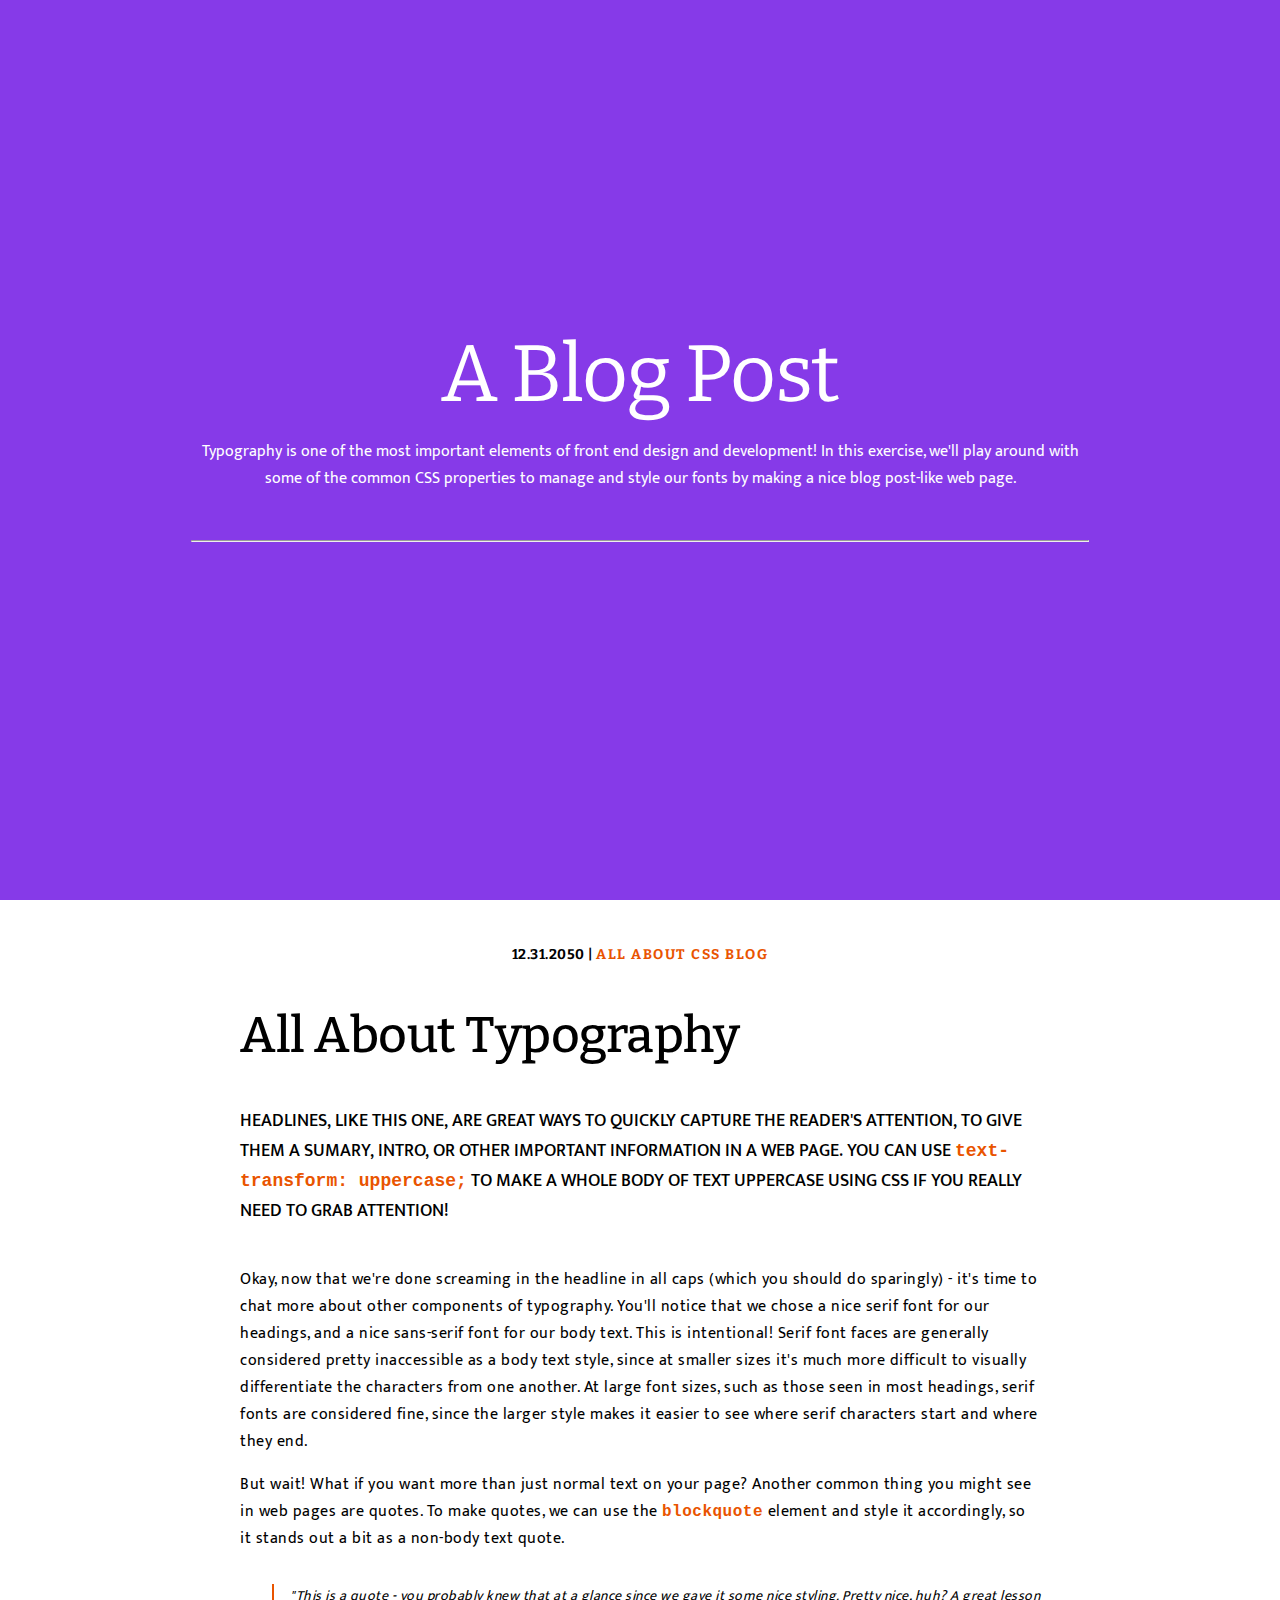
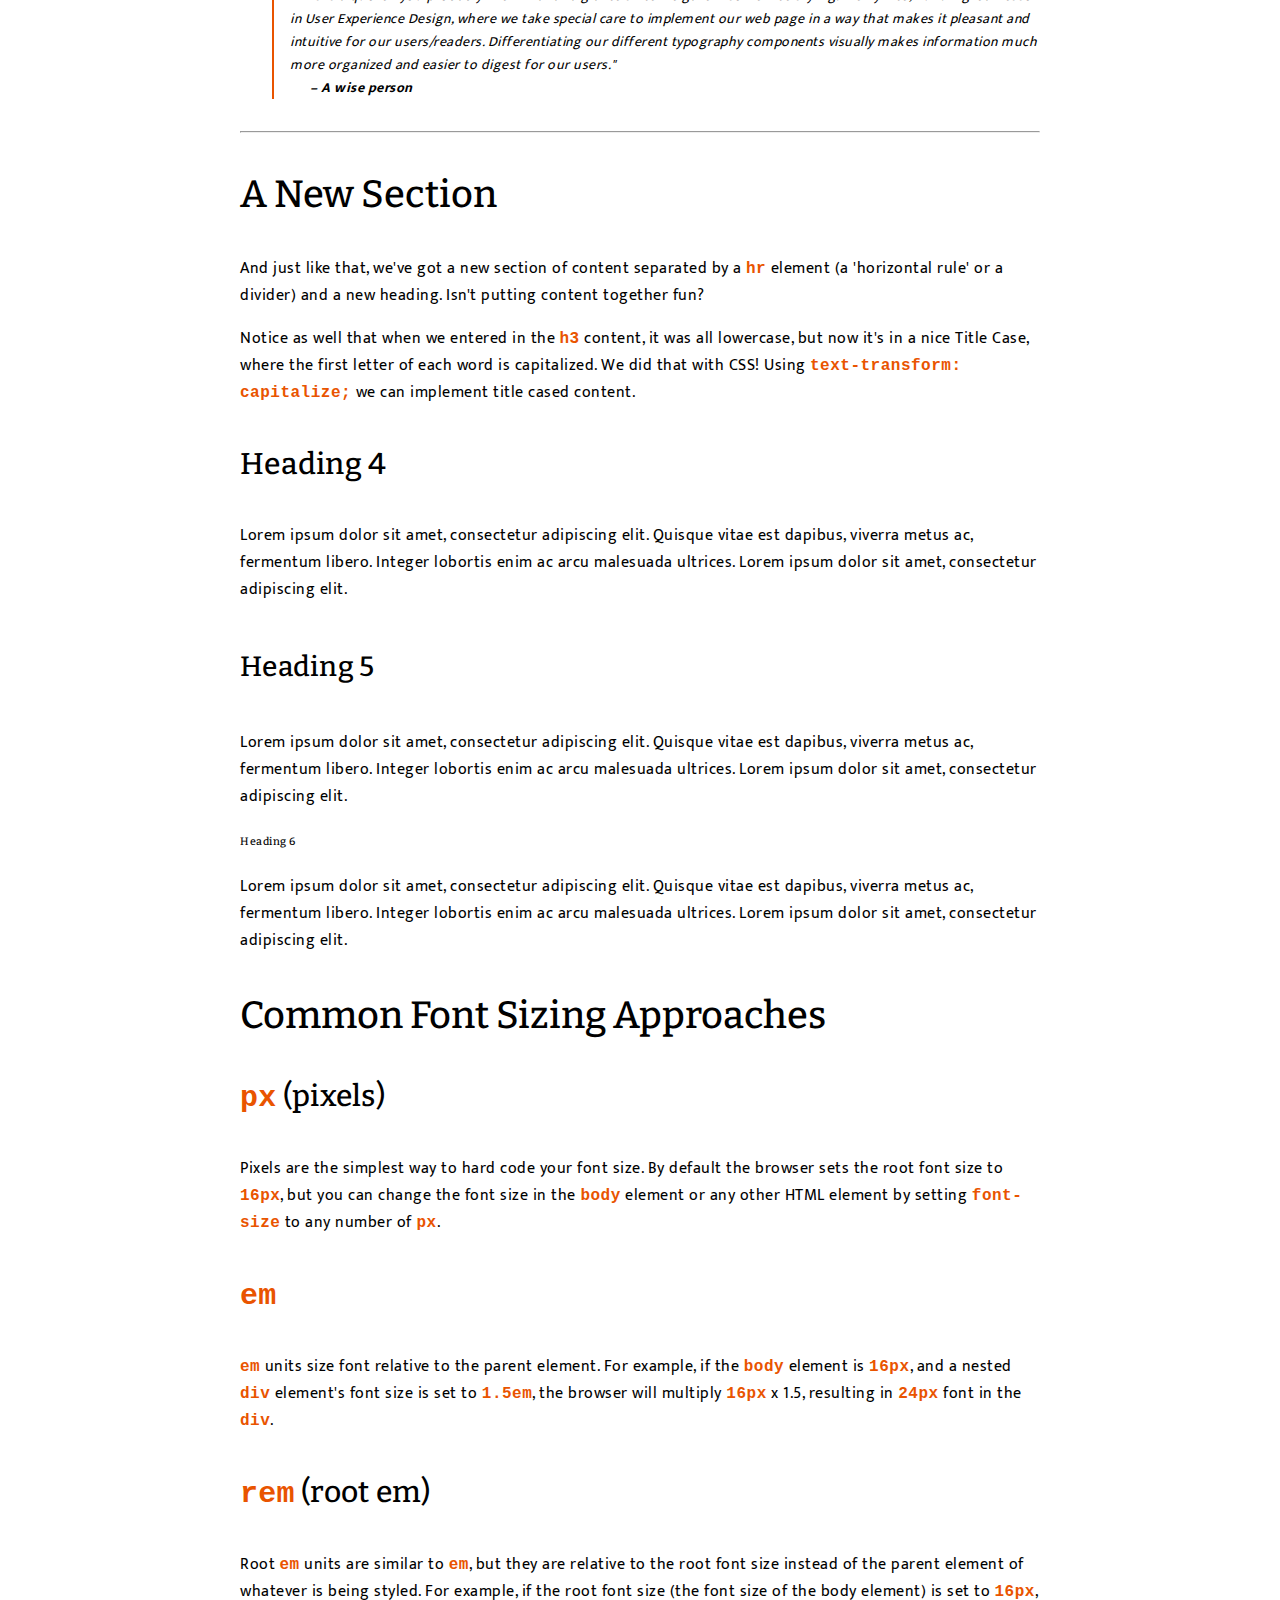
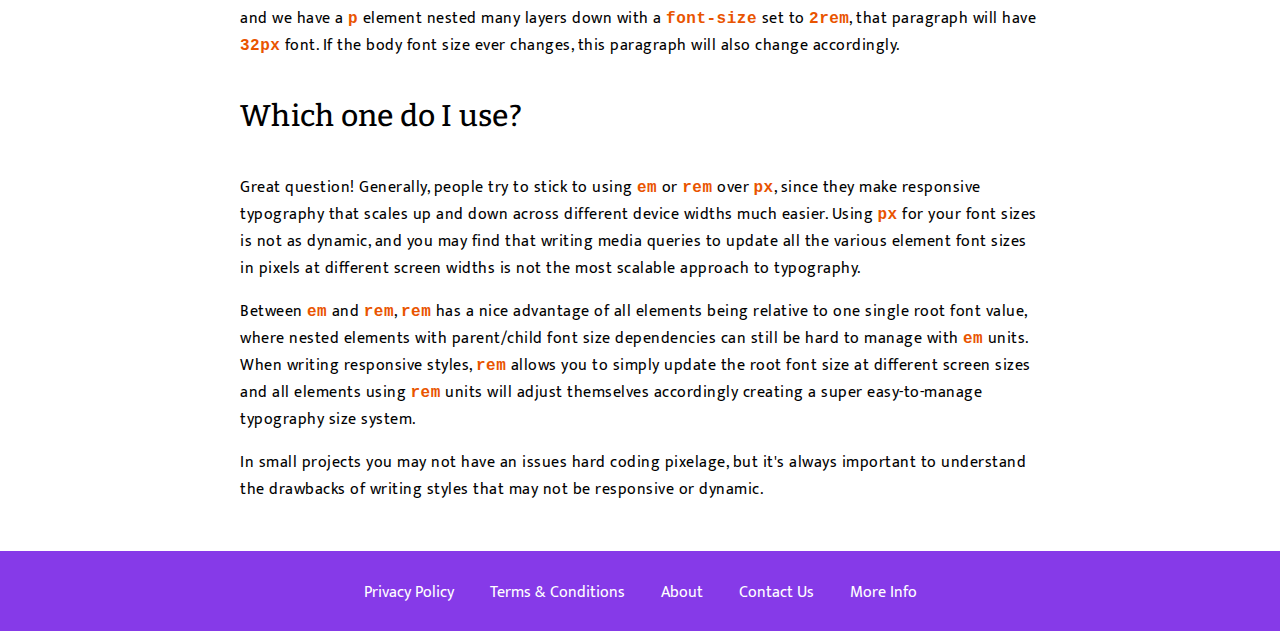
<file: blog-post/index.html>
<!DOCTYPE html>
<html lang="en">
<head>
    <meta charset="UTF-8">
    <meta http-equiv="X-UA-Compatible" content="IE=edge">
    <meta name="viewport" content="width=device-width, initial-scale=1.0">
    <link rel="preconnect" href="https://fonts.googleapis.com">
    <link rel="preconnect" href="https://fonts.gstatic.com" crossorigin>
    <link href="https://fonts.googleapis.com/css2?family=Bitter:wght@300;400;500;700&family=Mukta:wght@300;400;500;700&display=swap" rel="stylesheet">
    <link rel="stylesheet" href="style.css">
    <title>Typography Blog Post</title>
</head>
<body>
    <div class="hero">
        <h1>A Blog Post</h1>
        <p>
            Typography is one of the most important elements of front end design and development! In this exercise, we'll play around with some of the common CSS properties to manage and style our fonts by making a nice blog post-like web page.
        </p>
        <hr>
    </div>
    
    
    <div class="content">
        <p class="date">12.31.2050 | <span>ALL ABOUT CSS BLOG</span></p>
        <h2>All About Typography</h2>
        <p class="headline">
            Headlines, like this one, are great ways to quickly capture the
            reader's attention, to give them a sumary, intro, or other important
            information in a web page. You can use
            <code>text-transform: uppercase;</code> to make a whole body of text
            uppercase using CSS if you really need to grab attention!
        </p>
        <p>
            Okay, now that we're done screaming in the headline in all caps (which you should do sparingly) - it's time to chat more about other components of typography. You'll notice that we chose a nice serif font for our headings, and a nice sans-serif font for our body text. This is intentional! Serif font faces are generally considered pretty inaccessible as a body text style, since at smaller sizes it's much more difficult to visually differentiate the characters from one another. At large font sizes, such as those seen in most headings, serif fonts are considered fine, since the larger style makes it easier to see where serif characters start and where they end.
        </p>
        <p>
            But wait! What if you want more than just normal text on your page? Another common thing you might see in web pages are quotes. To make quotes, we can use the <code>blockquote</code> element and style it accordingly, so it stands out a bit as a non-body text quote.
        </p>

        <blockquote class="quote">
            "This is a quote - you probably knew that at a glance since we gave it some nice styling. Pretty nice, huh? A great lesson in User Experience Design, where we take special care to implement our web page in a way that makes it pleasant and intuitive for our users/readers. Differentiating our different typography components visually makes information much more organized and easier to digest for our users."
            <cite>– A wise person</cite>
        </blockquote>

        <hr>

        <h3>a new section</h3>
        <p>
            And just like that, we've got a new section of content separated by a <code>hr</code> element (a 'horizontal rule' or a divider) and a new heading. Isn't putting content together fun?
        </p>
        <p>
            Notice as well that when we entered in the <code>H3</code> content, it was all lowercase, but now it's in a nice Title Case, where the first letter of each word is capitalized. We did that with CSS! Using <code>text-transform: capitalize;</code> we can implement title cased content.
        </p>

        <h4>Heading 4</h4>
        <p>
            Lorem ipsum dolor sit amet, consectetur adipiscing elit. Quisque vitae est dapibus, viverra metus ac, fermentum libero. Integer lobortis enim ac arcu malesuada ultrices. Lorem ipsum dolor sit amet, consectetur adipiscing elit.
        </p>

        <h5>Heading 5</h5>
        <p>
            Lorem ipsum dolor sit amet, consectetur adipiscing elit. Quisque vitae est dapibus, viverra metus ac, fermentum libero. Integer lobortis enim ac arcu malesuada ultrices. Lorem ipsum dolor sit amet, consectetur adipiscing elit.
        </p>

        <h6>Heading 6</h6>
        <p>
            Lorem ipsum dolor sit amet, consectetur adipiscing elit. Quisque vitae est dapibus, viverra metus ac, fermentum libero. Integer lobortis enim ac arcu malesuada ultrices. Lorem ipsum dolor sit amet, consectetur adipiscing elit.
        </p>

        <h3>Common Font Sizing Approaches</h3>
        <h4><code>px</code> (pixels)</h4>
        <p>
            Pixels are the simplest way to hard code your font size. By default the browser sets the root font size to <code>16px</code>, but you can change the font size in the <code>body</code> element or any other HTML element by setting <code>font-size</code> to any number of <code>px</code>.
        </p>

        <h4><code>em</code></h4>
        <p>
            <code>em</code> units size font relative to the parent element. For example, if the <code>body</code> element is <code>16px</code>, and a nested <code>div</code> element's font size is set to <code>1.5em</code>, the browser will multiply <code>16px</code> x 1.5, resulting in <code>24px</code> font in the <code>div</code>.
        </p>

        <h4><code>rem</code> (root em)</h4>
        <p>
            Root <code>em</code> units are similar to <code>em</code>, but they are relative to the root font size instead of the parent element of whatever is being styled. For example, if the root font size (the font size of the body element) is set to <code>16px</code>, and we have a <code>p</code> element nested many layers down with a <code>font-size</code> set to <code>2rem</code>, that paragraph will have <code>32px</code> font. If the body font size ever changes, this paragraph will also change accordingly.
        </p>

        <h4>Which one do I use?</h4>
        <p>
            Great question! Generally, people try to stick to using <code>em</code> or <code>rem</code> over <code>px</code>, since they make responsive typography that scales up and down across different device widths much easier. Using <code>px</code> for your font sizes is not as dynamic, and you may find that writing media queries to update all the various element font sizes in pixels at different screen widths is not the most scalable approach to typography.
        </p>
        <p>
            Between <code>em</code> and <code>rem</code>, <code>rem</code> has a nice advantage of all elements being relative to one single root font value, where nested elements with parent/child font size dependencies can still be hard to manage with <code>em</code> units. When writing responsive styles, <code>rem</code> allows you to simply update the root font size at different screen sizes and all elements using <code>rem</code> units will adjust themselves accordingly creating a super easy-to-manage typography size system.
        </p>
        <p>
            In small projects you may not have an issues hard coding pixelage, but it's always important to understand the drawbacks of writing styles that may not be responsive or dynamic.
        </p>
    </div>
    <footer>
        <ul>
            <li>
                <a href="#privacy">Privacy Policy</a>
            </li>
            <li>
                <a href="#tnc">Terms & Conditions</a>
            </li>
            <li>
                <a href="#about">About</a>
            </li>
            <li>
                <a href="#contact">Contact Us</a>
            </li>
            <li>
                <a href="#more-info">More Info</a>
            </li>
        </ul>
    </footer>
</body>
</html>
</file>
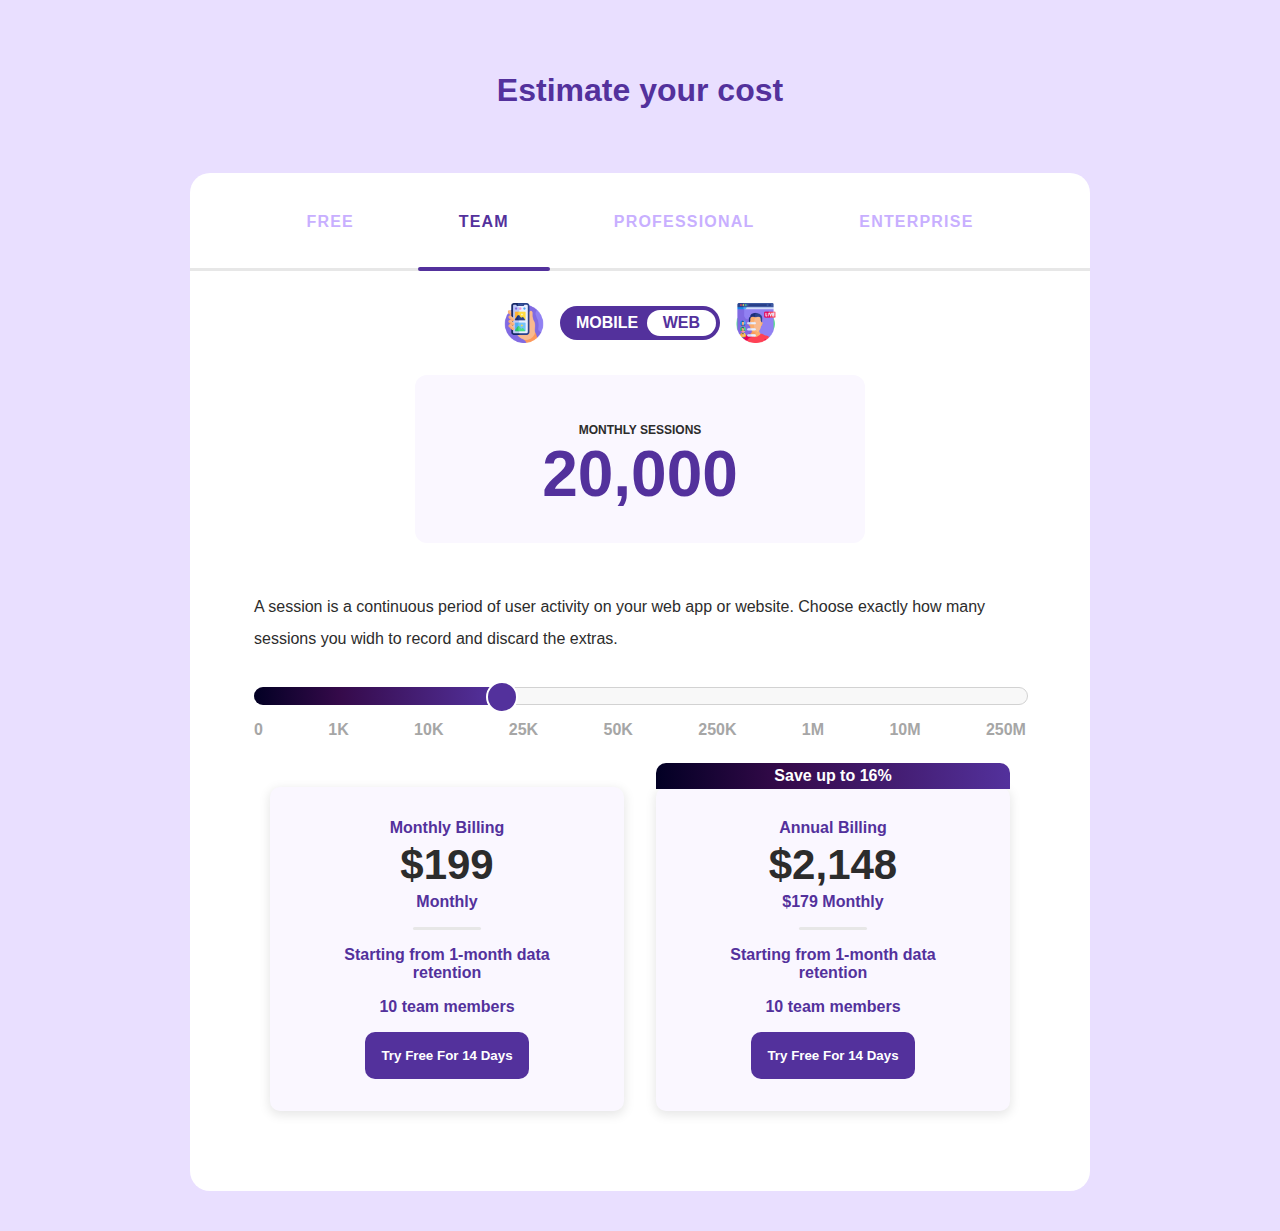
<file: cost-estimator/index.html>
<!DOCTYPE html>
<html lang="en">

<head>
    <meta charset="UTF-8">
    <meta http-equiv="X-UA-Compatible" content="IE=edge">
    <meta name="viewport" content="width=device-width, initial-scale=1.0">
    <link rel="preconnect" href="https://fonts.googleapis.com">
    <link rel="preconnect" href="https://fonts.gstatic.com" crossorigin>
    <link href="https://fonts.googleapis.com/css2?family=Open+Sans:wght@300;500;700&display=swap" rel="stylesheet">
    <link rel="stylesheet" href="index.css">
    <title>Cost Estimator</title>
</head>

<body>
    <h1>Estimate your cost</h1>
    <div class="container">
        <div class="tabs">
            <p>Free</p>
            <p class="active">Team</p>
            <p>Professional</p>
            <p>Enterprise</p>
        </div>
        <div class="active-line"></div>
        <div class="line"></div>

        <div class="toggle-wrapper">
            <img src="images/icon1.png" alt="">
            <div class="toggle">
                <span>Mobile</span>
                <span>Web</span>
            </div>
            <img src="images/icon2.png" alt="">
        </div>
        <div class="sessions-card">
            <p>Monthly Sessions</p>
            <p class="number">20,000</p>
        </div>
        <p class="desc">A session is a continuous period of user activity on your web app or website. Choose exactly how
            many sessions you widh to record and discard the extras.</p>
        <div class="slider">
            <div class="bar">
                <div class="progress"></div>
                <div class="point"></div>
            </div>
            <div class="scale">
                <ul>
                    <li>0</li>
                    <li>1K</li>
                    <li>10K</li>
                    <li>25K</li>
                    <li>50K</li>
                    <li>250K</li>
                    <li>1M</li>
                    <li>10M</li>
                    <li>250M</li>
                </ul>
            </div>
        </div>
        <div class="card-wrapper">
            <div class="card">
                <div class="top-section">
                    <p>Monthly Billing</p>
                    <p class="price">$199</p>
                    <p>Monthly</p>
                </div>
                <hr>
                <p>Starting from 1-month data retention</p>
                <p>10 team members</p>
                <button>Try Free For 14 Days</button>
            </div>
            <div class="card">
                <div class="top-section">
                    <div class="save-tag">
                        <p>Save up to 16%</p>
                    </div>
                    <p>Annual Billing</p>
                    <p class="price">$2,148</p>
                    <p>$179 Monthly</p>
                </div>
                <hr>
                <p>Starting from 1-month data retention</p>
                <p>10 team members</p>
                <button>Try Free For 14 Days</button>
            </div>
        </div>
    </div>
</body>

</html>
</file>
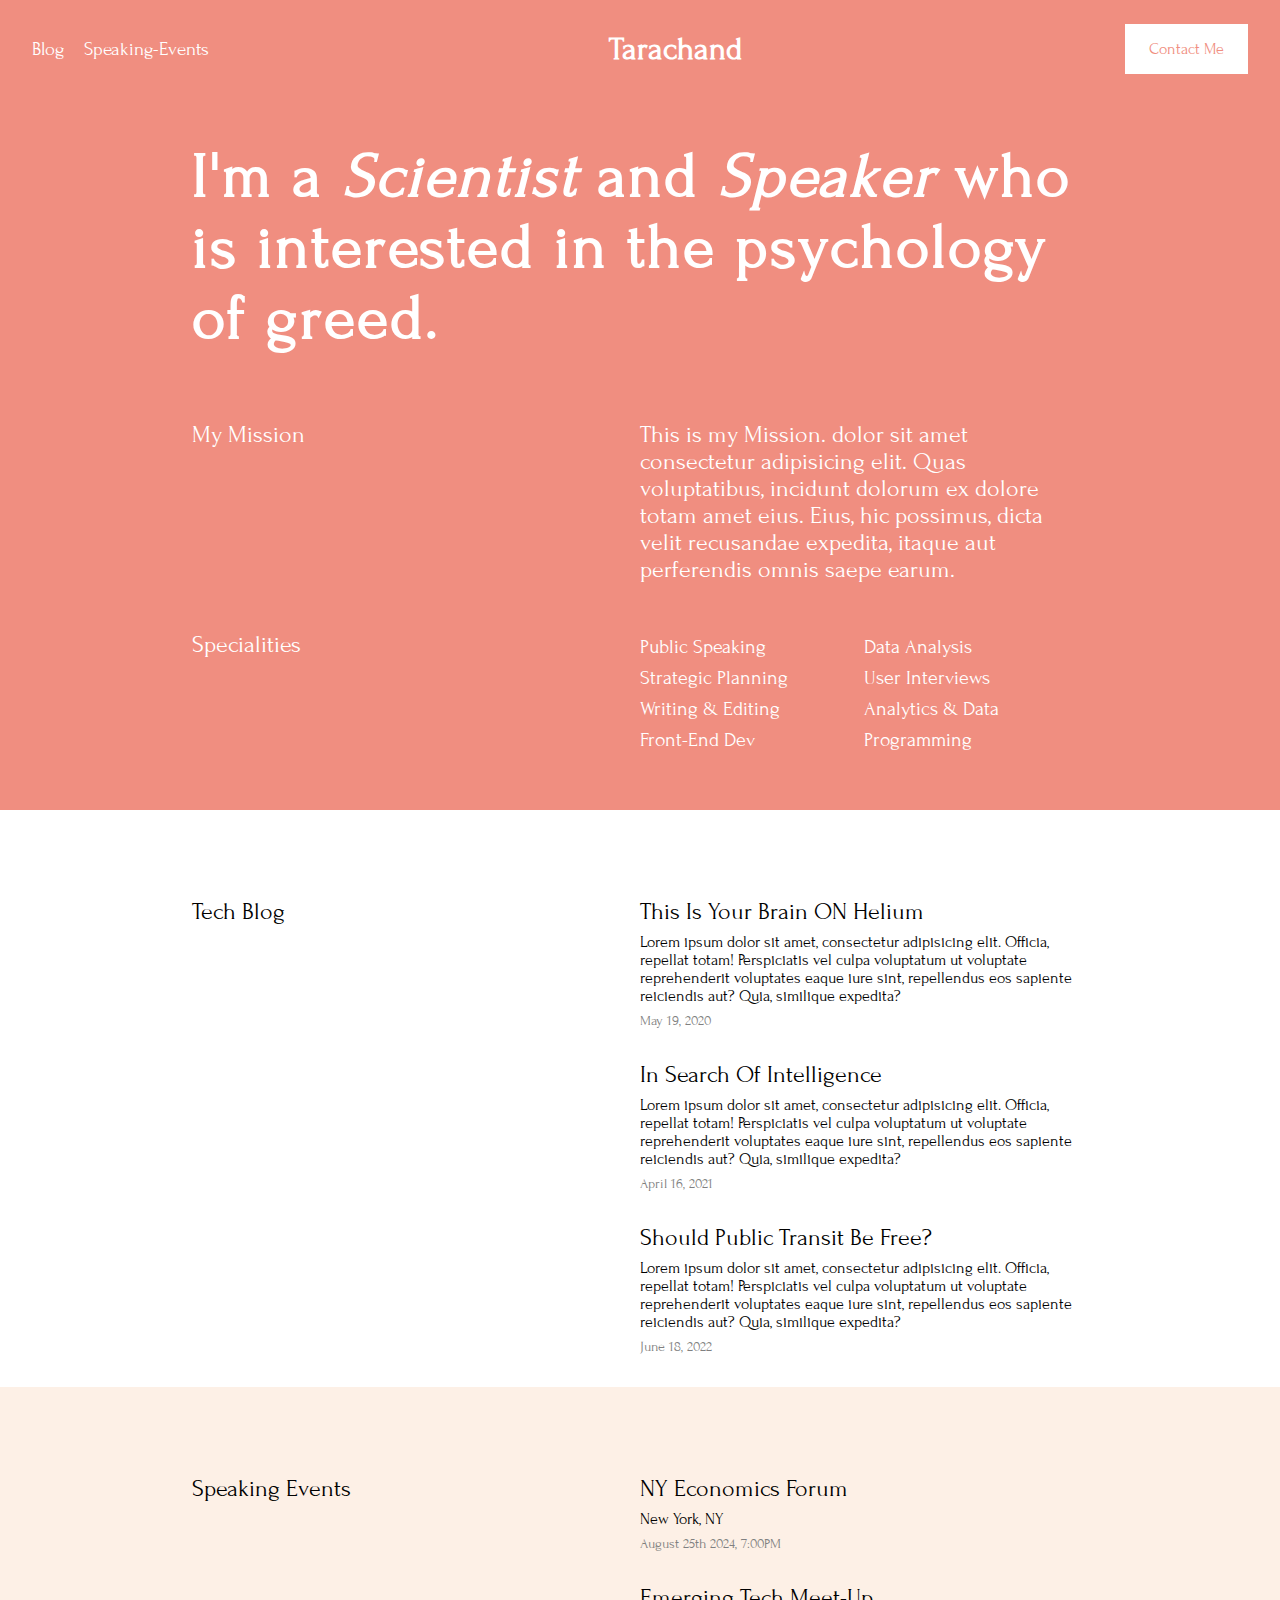
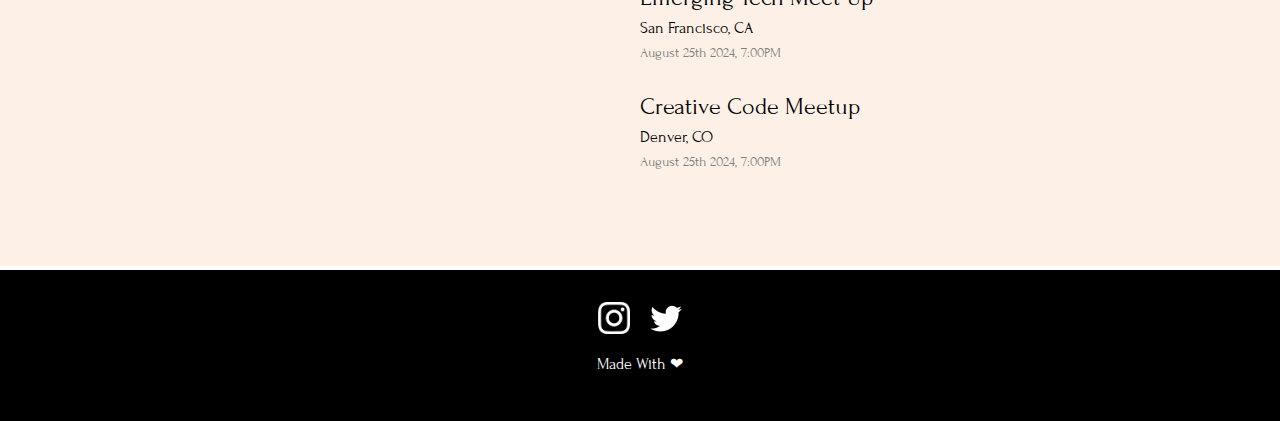
<file: cv-project/index.html>
<!DOCTYPE html>
<html lang="en">
<head>
    <meta charset="UTF-8">
    <meta http-equiv="X-UA-Compatible" content="IE=edge">
    <meta name="viewport" content="width=device-width, initial-scale=1.0">
    <link rel="preconnect" href="https://fonts.googleapis.com">
    <link rel="preconnect" href="https://fonts.gstatic.com" crossorigin>
    <link href="https://fonts.googleapis.com/css2?family=Bitter:wght@300;400;500;700&family=Forum&display=swap" rel="stylesheet">
    <link rel="stylesheet" href="app.css">
    <title>Tarachand | CV</title>
</head>
<body>
    <section class="hero">
        <header class="navbar">
            <nav class="nav-links">
                <a href="">Blog</a>
                <a href="">Speaking-Events</a>
            </nav>
            <p>Tarachand</p>
            <a class="contact" href="">Contact Me</a>
        </header>
        <div class="hero-content">
            <h1 class="tagline">I'm a <em>Scientist</em> and <em>Speaker</em> who is interested in the psychology of greed.</h1>
            <div class="two-column-section">
                <p class="section-heading">My Mission</p>
                <p>
                    This is my Mission. dolor sit amet consectetur adipisicing elit. Quas voluptatibus, incidunt dolorum ex dolore totam amet eius. Eius, hic possimus, dicta velit recusandae expedita, itaque aut perferendis omnis saepe earum.</p>
            </div>
            <div class="two-column-section">
                <p class="section-heading">Specialities</p>
                <ul class="skills">
                    <li>Public Speaking</li>
                    <li>Data Analysis</li>
                    <li>Strategic Planning</li>
                    <li>User Interviews</li>
                    <li>Writing & Editing</li>
                    <li>Analytics & Data</li>
                    <li>Front-End Dev</li>
                    <li>Programming</li>
                </ul>
            </div>
        </div>
    </section>
    <section class="blog-section">
        <div class="blog-content">
            <div class="two-column-section">
                <p class="section-heading">Tech Blog</p>
                <div class="blog-posts">
                    <p class="blog-title">
                        This Is Your Brain ON Helium</p>
                    <p class="blog-text">
                        Lorem ipsum dolor sit amet, consectetur adipisicing elit. Officia, repellat totam! Perspiciatis vel culpa voluptatum ut voluptate reprehenderit voluptates eaque iure sint, repellendus eos sapiente reiciendis aut? Quia, similique expedita?</p>
                    <p class="blog-date">May 19, 2020</p>
                    <p class="blog-title">
                        In Search Of Intelligence</p>
                    <p class="blog-text">
                        Lorem ipsum dolor sit amet, consectetur adipisicing elit. Officia, repellat totam! Perspiciatis vel culpa voluptatum ut voluptate reprehenderit voluptates eaque iure sint, repellendus eos sapiente reiciendis aut? Quia, similique expedita?</p>
                    <p class="blog-date">April 16, 2021</p>
                    <p class="blog-title">
                        Should Public Transit Be Free?</p>
                    <p class="blog-text">
                        Lorem ipsum dolor sit amet, consectetur adipisicing elit. Officia, repellat totam! Perspiciatis vel culpa voluptatum ut voluptate reprehenderit voluptates eaque iure sint, repellendus eos sapiente reiciendis aut? Quia, similique expedita?</p>
                    <p class="blog-date">June 18, 2022</p>
                </div>
            </div>
        </div>
    </section>
    <section class="events-section">
        <div class="events-content">
            <div class="two-column-section">
                <p>Speaking Events</p>
                <div class="events-card">
                    <p class="event-title">
                        NY Economics Forum</p>
                    <p class="event-location">
                        New York, NY</p>
                    <p class="event-date">
                        August 25th 2024, 7:00PM</p>

                    <p class="event-title">
                        Emerging Tech Meet-Up</p>
                    <p class="event-location">
                        San Francisco, CA</p>
                    <p class="event-date">
                        August 25th 2024, 7:00PM</p>

                    <p class="event-title">
                        Creative Code Meetup</p>
                    <p class="event-location">
                        Denver, CO</p>
                    <p class="event-date">
                        August 25th 2024, 7:00PM</p>
                </div>
            </div>
        </div>
    </section>
    <footer>
        <div class="footer-content">
            <img src="images/instagram.png" alt="">
            <img src="images/twitter.png" alt="">
            <p>Made With ❤</p>
        </div>
    </footer>
</body>
</html>
</file>
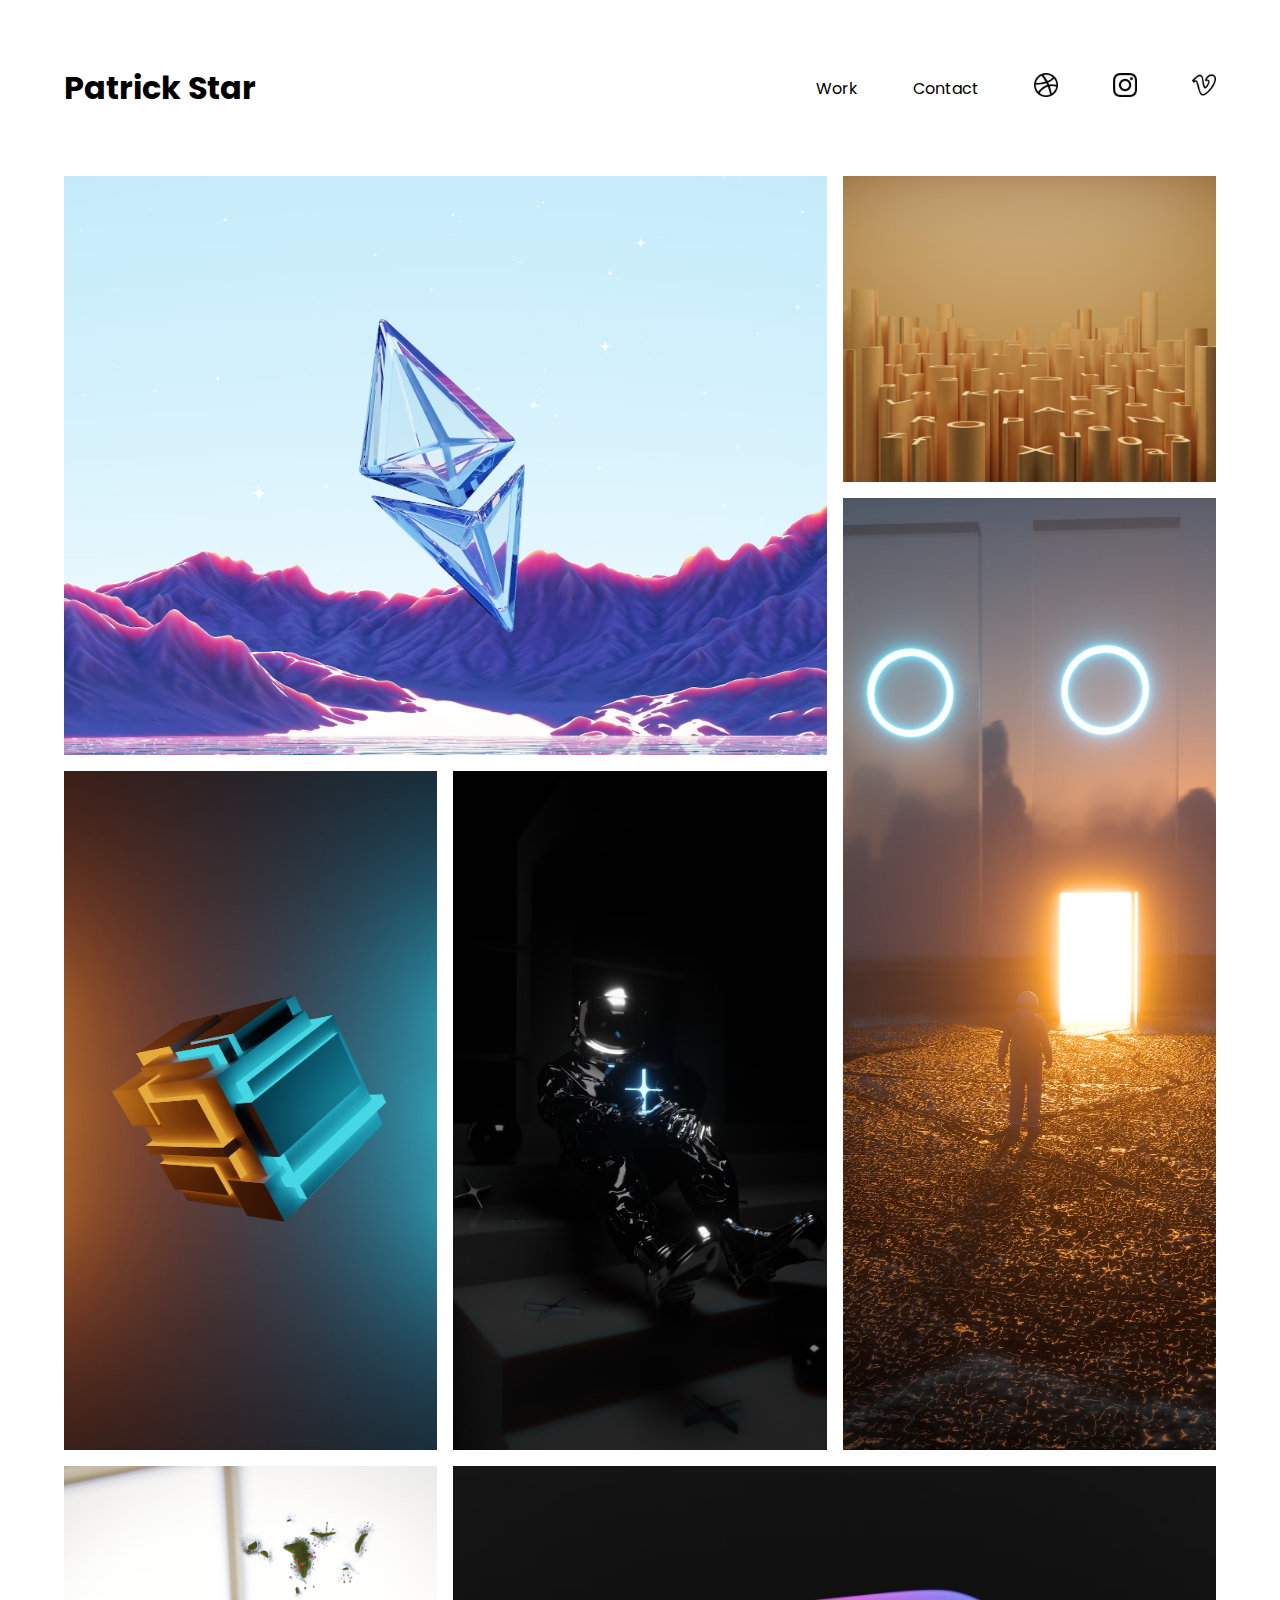
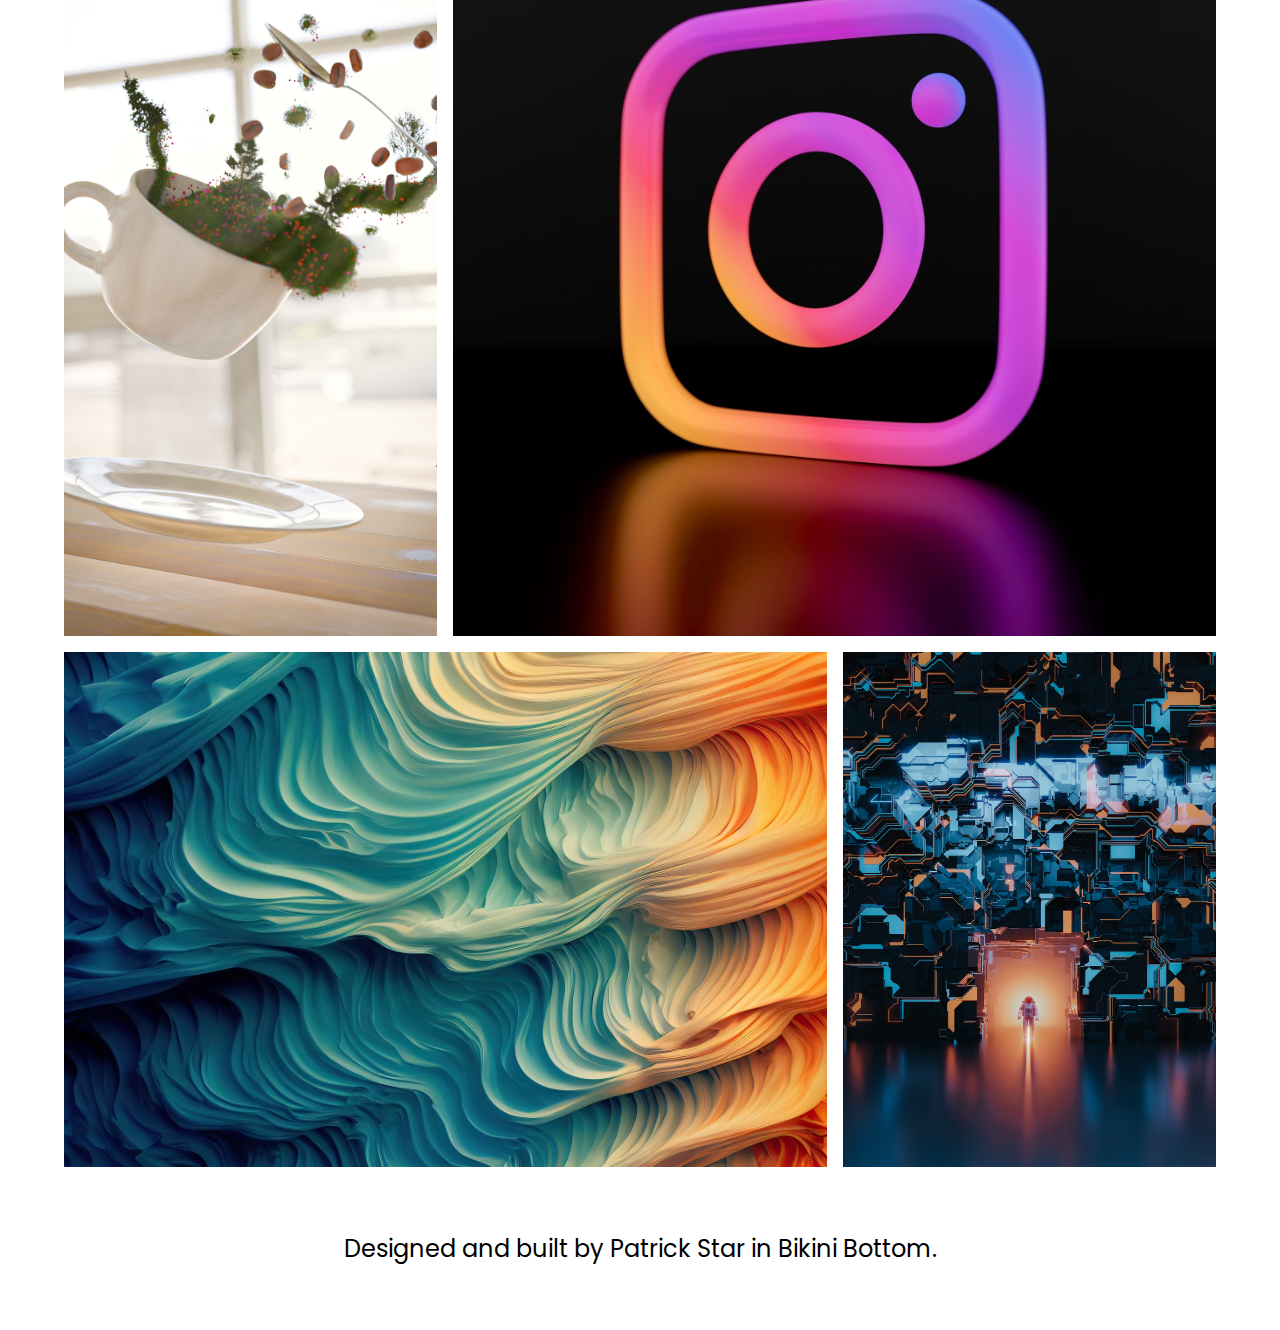
<file: portfolio-site/index.html>
<!DOCTYPE html>
<html lang="en">
<head>
    <meta charset="UTF-8">
    <meta http-equiv="X-UA-Compatible" content="IE=edge">
    <meta name="viewport" content="width=device-width, initial-scale=1.0">
    <link rel="preconnect" href="https://fonts.googleapis.com">
    <link rel="preconnect" href="https://fonts.gstatic.com" crossorigin>
    <link href="https://fonts.googleapis.com/css2?family=Poppins:wght@400;700&display=swap" rel="stylesheet">
    <link rel="stylesheet" href="index.css">
    <title>Portfolio</title>
</head>
<body>
    <div class="container">
        <header class="navbar">
            <div class="left">
                Patrick Star
            </div>
            <nav class="right">
                <a href="#work">Work</a>
                <a href="#contact">Contact</a>
                <a href="#dribble">
                    <img src="images/dribble_icon.png" alt="">
                </a>
                <a href="#insta">
                    <img src="images/insta_icon.png" alt="">
                </a>
                <a href="#vi">
                    <img src="images/v_icon.png" alt="">
                </a>
            </nav>
            <div class="hamburger">
                <div class="bar"></div>
                <div class="bar"></div>
                <div class="bar"></div>
            </div>
        </header>
        <div class="project-grid">
            <div class="project" id="eth">
                <img src="images/eth.avif" alt="Etherium">
                <p class="overlay">VIEW PROJECT</p>
            </div>
            <div class="project" id="alphabet">
                <img src="images/alphabet.avif" alt="">
                <p class="overlay">VIEW PROJECT</p>
            </div>
            <div class="project" id="traveler">
                <img src="images/traveler.avif" alt="">
                <p class="overlay">VIEW PROJECT</p>
            </div>
            <div class="project" id="cube">
                <img src="images/cube.avif" alt="">
                <p class="overlay white">VIEW PROJECT</p>
            </div>
            <div class="project" id="astro">
                <img src="images/astro.avif" alt="">
                <p class="overlay white">VIEW PROJECT</p>
            </div>
            <div class="project" id="cup">
                <img src="images/cup.avif" alt="">
                <p class="overlay white">VIEW PROJECT</p>
            </div>
            <div class="project" id="insta">
                <img src="images/insta.avif" alt="">
                <p class="overlay white">VIEW PROJECT</p>
            </div>
            <div class="project" id="foam">
                <img src="images/foam.avif" alt="">
                <p class="overlay">VIEW PROJECT</p>
            </div>
            <div class="project" id="dimensional">
                <img src="images/dimensional.avif" alt="">
                <p class="overlay white">VIEW PROJECT</p>
            </div>
        </div>
        <footer class="footer">
            Designed and built by Patrick Star in Bikini Bottom.
        </footer>
    </div>
</body>
</html>
</file>
<file: blog-post/style.css>
body {
    font-family: Mukta, sans-serif;
    font-size: 16px;
    margin: 0;
    padding: 0;
}

h1, h2, h3, h4, h5, h6 {
    font-family: bitter, serif;
    font-weight: 500;
}

h1 {
    font-size: 80px;
    letter-spacing: -1.5px;
    font-weight: 400;
    margin: 0;
}

h2 {
    font-size: 50px;
    letter-spacing: -0.5px;
}

h3 {
    font-size: 38px;
    letter-spacing: 0px;
}

h4 {
    font-size: 30px;
    letter-spacing: 0.25px;
}

h5 {
    font-size: 28px;
    letter-spacing: 0.25px;
}

code {
    color: #e95400;
    font-weight: bold;
    text-transform: lowercase;
}
.content {
    max-width: 800px;
    margin: 0 auto;
    padding: 32px;
    letter-spacing: 0.5px;
}

.content h3 {
    text-transform: capitalize;
}

.date{
    font-family: bitter, serif;
    text-transform: uppercase;
    text-align: center;
    font-weight: bold;
    font-size: 14px;
}

.date span {
    color: #e95400;
    letter-spacing: 1.5px;
}

.headline {
    text-transform: uppercase;
    font-weight: 500;
    letter-spacing: 0px;
    margin: 40px 0;
    font-size: 18px;
}

.quote {
    font-style: italic;
    font-size: 14px;
    border-left: 2px solid #e95400;
    padding-left: 16px;
    margin: 32px 0 32px 32px;
}

.quote cite {
    display: block;
    font-weight: bold;
    margin-left: 20px;
}

footer {
    background-color: #863ae8;
}

footer ul {
    list-style: none;
    margin: 0 auto;
    width: 100%;
    max-width: 900px;
    text-align: center;
    padding: 28px;
}

footer ul li {
    display: inline-block;
    margin: 0 16px;
}

footer ul li a {
    text-decoration: none;
    color: white;
}

footer ul li a:hover {
    text-decoration: underline;
}

.hero {
    color: white;
    background-color: #863ae8;
    height: 100vh; 
    text-align: center;
    
    
    /* Don't worry about this code yet */
    display: flex;
    flex-direction: column;
    align-items: center;
    justify-content: center;
}

.hero h1, .hero p {
    width: 75%;
    max-width: 900px;
}

.hero hr {
    width: 70%;
    margin: 32px 0;
}
</file>
<file: cost-estimator/index.css>
body {
    background-color: rgb(233, 223, 255);
    font-family: 'Opan Sans', sans-serif;
    display: flex;
    flex-direction: column;
    justify-content: center;
    align-items: center;
    padding: 32px;
    color: rgb(44, 44, 44);
}

h1 {
    color: rgb(83, 49, 156);
    margin: 32px 0 64px 0;
}

.container {
    background-color: white;
    max-width: 900px;
    width: 100%;
    border-radius: 20px;
    box-sizing: border-box;
    display: flex;
    flex-direction: column;
    justify-content: center;
    align-items: center;
    padding: 0 64px 64px 64px;
    position: relative;
}

.tabs {
    width: 100%;
    display: flex;
    justify-content: space-around;
    text-transform: uppercase;
    font-weight: bold;
    color: rgb(200, 175, 255);
    margin: 0 0 32px 0;
    padding: 16px;
}
.tabs p {
    letter-spacing: 1.2px;
    padding: 8px;
}

.tabs p:hover {
    color: rgb(83, 49, 156);
    cursor: pointer;
}

.tabs p.active {
    color: rgb(83, 49, 156);
    position: relative;
}

.line {
    height: 3px;
    width: 100%;
    background-color: rgb(231, 231, 231);
    position: absolute;
    top: 95px;
}

.tabs .active::before {
    content: "";
    height: 4px;
    width: 200%;
    border-radius: 10px;
    background-color: rgb(83, 49, 156);
    position: absolute;
    bottom: -31.5px;
    left: -50%;
    z-index: 1;
}

.toggle-wrapper {
    display: flex;
    justify-content: center;
    align-items: center;
}

.toggle-wrapper img {
    height: 40px;
    margin: 0 16px;
}

.toggle {
    background-color: rgb(83, 49, 156);
    height: 34px;
    width: 160px;
    box-sizing: border-box;
    border-radius: 20px;
    text-transform: uppercase;
    display: flex;
    flex-direction: row;
    justify-content: space-between;
    align-items: center;
    padding: 0 4px 0 16px;
    font-optical-sizing: 12px;
    font-weight: bold;
}

.toggle span:first-of-type {
    color: white;
}

.toggle span:last-of-type {
    background-color: white;
    color: rgb(83, 49, 156);
    padding: 4px 16px;
    border-radius: 20px;
}

.sessions-card {
    background-color: rgb(250, 247, 255);
    text-align: center;
    padding: 32px;
    width: 50%;
    text-transform: uppercase;
    margin: 32px 0;
    border-radius: 12px;
}

.sessions-card p {
    color: rgb(44, 44, 44);
    font-size: 12px;
    font-weight: bold;
    margin: 16px 0 0 0;
}
.sessions-card .number {
    color: rgb(83, 49, 156);
    font-size: 64px;
    font-weight: bold;
    margin: 0;
}

.desc {
    line-height: 32px;
    margin: 16px 0 32px 0;
}

.slider {
    width: 100%;
    position: relative;
}

.slider .bar {
    width: 100%;
    height: 16px;
    background-color:rgb(248, 248, 248);
    border: 1px solid rgb(210, 210, 210);
    border-radius: 20px;
}

.slider .progress {
    width: 31%;
    height: 18px;
    background-image: linear-gradient(90deg, 
        rgba(2, 0, 36, 1) 0%,
        rgba(53, 10, 74, 1) 36%,
        rgba(83, 49, 156, 1) 100%);
    border-top-left-radius: 20px;
    border-bottom-left-radius: 20px;
    position: absolute;
    top: 0;
    left: 0;
}

.slider .point {
    width: 28px;
    height: 28px;
    background-color:rgb(83, 49, 156);
    position: absolute;
    top: -6px;
    left: 30%;
    border-radius: 50%;
    border: 2px solid white;
    transition: transform 0.15s;
}

.slider .point:hover {
    cursor: pointer;
    transform: scale(1.15);
}

.scale {
    width: 100%;
    margin: 0 0 32px 0;
}

.slider .scale ul{
    width: 100%;
    display: flex;
    flex-direction: row;
    justify-content: space-between;
    list-style: none;
    font-weight: bold;
    color: rgb(166, 166, 166);
    padding: 0;
}

.card-wrapper {
    width: 100%;
    display: flex;
    justify-content: space-around;
}
.card {
    background-color: rgb(250, 247, 255);
    color: rgb(83, 49, 156);
    text-align: center;
    padding: 16px 64px;
    border-radius: 10px;
    font-weight: bold;
    /* box-shadow: 0 1px 1px hsl(0deg 0% 0% / 0.075),
                0 2px 2px hsl(0deg 0% 0% / 0.075),
                0 4px 4px hsl(0deg 0% 0% / 0.075),
                0 8px 8px hsl(0deg 0% 0% / 0.075),
                0 16px 16px hsl(0deg 0% 0% / 0.075); */
    box-shadow: 0px 3px 11px 1px rgba(0, 0, 0, 0.1);
    box-sizing: border-box;
    margin: 16px;
    transition: transform 0.15s ease;
    position: relative;
}

.card:hover {
    transform: translateY(-8px);
}

.top-section{
    margin: 16px 0;
}

.card .top-section p {
    margin: 4px 0;
}

.top-section .price {
    font-size: 42px;
    color: rgb(44, 44, 44);
}
.card hr {
    width: 30%;
    height: 3px;
    background-color: rgb(231, 231, 231);
    border: none;
    border-radius: 2px;
}

.card button {
    border: none;
    background-color: rgb(83, 49, 156);
    color: white;
    padding: 16px;
    border-radius: 10px;
    font-weight: bold;
    transition: transform 0.15s ease;
    margin: 0 0 16px 0;
}

.card button:hover {
    cursor: pointer;
    transform: scale(1.05);
}

.card .save-tag{
    color: white;
    background-image: linear-gradient(90deg, 
    rgba(2, 0, 36, 1) 0%,
    rgba(53, 10, 74, 1) 36%,
    rgba(83, 49, 156, 1) 100%);
    width: 100%;
    position: absolute;
    top: -24px;
    left: 0px;
    border-top-left-radius: 10px;
    border-top-right-radius: 10px;
}
@media only screen and (max-width: 800px) {
    .card-wrapper{
        flex-wrap: wrap-reverse;
        align-items: space-between;
    }
    .card {
        width: 100%;
    }
    .sessions-card {
        width: 80%;
    }
}

@media only screen and (max-width: 650px) {
    
    .container {
        padding: 0 16px;
    }

    h1 {
        margin-bottom: 32px;
    }

    body {
        padding: 8px;
    }
    .sessions-card {
        width: 100%;
        box-sizing: border-box;
    }
    .tabs p {
        box-sizing: border-box;
        font-size: 0.95rem;
    }
    .tabs .active::before {
        width: 100%;
        left: 0;
    }
    .line {
        top: 92px;
    }
    .toggle-wrapper {
        width: 90%;
    }
    .toggle {
        margin-left: 8px;
        margin-right: 8px;
    }
}
</file>
<file: cv-project/app.css>
body{
    margin: 0;
    padding: 0;
    font-family: Forum, serif;
}

.hero {
    background-color: #f08e80;
    min-height: 90vh;
    color: white;
    display: inline-block;
}

.navbar {
    display: flex;
    justify-content: space-between;
    align-items: center;
    color: white;
    padding: 24px 32px;
}

.navbar .nav-links a{
    color: white;
    text-decoration: none;
    margin-right: 16px;
    font-size: 1.2rem;
}

.navbar p {
    margin: 0;
    font-size: 2rem;
    font-weight: bold;
}

.navbar .contact {
    text-decoration: none;
    color: #f08e80;
    background-color: white;
    border: none;
    padding: 16px 24px;
}

.navbar .contact:hover {
    opacity: 0.8;
}

/* .hero  */
.hero-content {
    padding: 0 15%;
    /* margin: 32px auto; */
}

/* .hero .hero-content  */
.tagline {
    font-size: 4rem;
    color: white;
    letter-spacing: 2px;
    /* margin: 0; */
    /* padding: 24px 0; */
}

/* .hero .hero-content */
.two-column-section {
    font-size: 1.5rem;
}

.two-column-section > p {
    width: 50%;
    box-sizing: border-box;
    float: left;
}

.two-column-section .skills {
    width: 50%;
    float: left;
    box-sizing: border-box;
    list-style: none;
    padding: 0;
}

.two-column-section li {
    width: 50%;
    margin: 4px 0;
    float: left;
    font-size: 1.25rem;
}

.blog-section {
    background-color: white;
    padding: 64px 0;
}

.blog-content {
    padding: 0 15%;
}

.blog-posts {
    margin-top: 16px;
}
.two-column-section .blog-posts{
    width: 50%;
    float: left;
}

.blog-title {
    font-size: 1.5rem;
}
.blog-text {
    font-size: 1rem;
}

.blog-posts .blog-date {
    font-size: 0.9rem;
    color: gray;
    margin-bottom: 32px;
}

.blog-posts p {
    margin: 8px 0;
}

.events-section {
    background-color: #fdf0e6;
    padding: 64px 0;
    display: inline-block;
    width: 100%;
}

.events-content {
    padding: 0 15%;
}

.events-card {
    width: 50%;
    float: left;
    margin-top: 16px;
}

.events-card p {
    margin: 8px 0;
}
.event-title {
    font-size: 1.5rem;
}

.event-location {
    font-size: 1rem;
}

.events-card .event-date {
    font-size: 0.9rem;
    color: gray;
    margin-bottom: 32px;
}

footer {
    background-color: black;
    color: white;
    padding: 32px;
}

.footer-content {
    text-align: center;
}

footer img{
    width: 2rem;
    height: 2rem;
    margin: 0 8px;
    cursor: pointer;
}

@media only screen and (max-width: 1200px) {
    .hero-content {
        padding: 5%;
    }
}

@media only screen and (max-width: 700px) {
    .tagline {
        font-size: 3rem;
    }
}

@media only screen and (max-width: 600px) {
    .nav-links {
        display: none;
    }
    .tagline {
        font-size: 2rem;
    }

    .navbar {
        padding: 24px;
    }
    .two-column-section > p {
        width: 100%;
        font-size: 1.2rem;
    }

    .navbar .contact {
        padding: 12px;
    }
    .two-column-section .section-heading {
        font-weight: bold;
        font-size: 2rem;
        margin: 8px 0;
    }
    .two-column-section .skills {
        width: 100%;
    }

    .two-column-section .blog-posts {
        width: 100%;
    }

    .blog-section {
        padding: 16px 0;
    }
    .blog-content {
        padding: 0 5%;
    }

    .events-section {
        padding: 16px 0;
    }
    .events-content {
        padding: 0 16px;
        text-align: center;
    }

    .events-card {
        width: 100%;
    }
    .events-content .two-column-section > p {
        font-size: 1.9rem;
    }
    .event-title {
        font-size: 1.2rem;
    }
    

}
</file>
<file: portfolio-site/index.css>
body {
    font-family: "Poppins", sans-serif;
    /* display: flex;
    flex-direction: column;
    justify-content: center;
    align-items: center; */
    /* margin: 0;
    padding: 0; */
    margin: 0;
    padding: 0;
}
.container{
    max-width: 90%;
    margin: 0 auto;
    padding: 0 16px;
}
.navbar{
    padding: 64px 0;
    display: flex;
    justify-content: space-between;

}
.navbar .left{
    font-size: 32px;
    font-weight: bold;

}
.navbar .right{
    width: 400px;
    display: flex;
    justify-content: space-between;
    align-items: center;
} 
.navbar .right a{
    text-decoration: none;
    color: black;
}
.navbar .right a:hover{
    text-decoration: underline;
}

.navbar .right img {
    width: 24px;
    height: 24px;
}
.navbar .hamburger{
    display: none;
}
.navbar .bar{
    background-color: black;
    height: 4px;
    width: 36px;
    margin: 2px;
    border-radius: 10px;
}
.project-grid {
    /* width: 100%; */
    display: grid;
    /* grid-template: repeat(auto-fill, minmax(300px, 1fr)) / repeat(3, 1fr); */
    /* column-gap: 16px;
    row-gap: 16px; */
    grid-template-areas: 
        "eth eth alph"
        "eth eth trav"
        "cube astro trav"
        "cup insta insta"
        "cup insta insta"
        "foam foam dimensional"
        "foam foam dimensional";
    /* column-gap: 16px;
    row-gap: 16px; */
    gap: 16px;
}
#eth{
    grid-area: eth;
}
#alphabet {
    grid-area: alph;
}
#traveler {
    grid-area: trav;
}
#cube {
    grid-area: cube;
}
#astro{
    grid-area: astro;
}
#cup{
    grid-area: cup;
}
#insta{
    grid-area: insta;
}
#foam {
    grid-area: foam;
}
#dimensional{
    grid-area: dimensional;
}
.project {
    width: 100%;
    position: relative;
}
.project img{
    width: 100%;
    height: 100%;
    object-fit: cover;    
}
.project .overlay {
    position: absolute;
    top: 0;
    left: 0;
    background-color: rgba(255, 255, 255, 0.1);
    height: 100%;
    width: 100%;
    margin: 0;
    display: flex;
    justify-content: center;
    align-items: center;
    font-weight: bold;
    letter-spacing: 2px;
    font-size: 36px;
    opacity: 0;
    /* visibility: hidden; */
    transition: all 0.2s ease;
}
.project .overlay:hover {
    opacity: 1;
    cursor: pointer;
}
.overlay.white{
    color: white;
}
.footer {
    text-align: center;
    padding: 64px;
    font-size: 24px;
    /* font-weight: bold; */
}

@media only screen and (max-width: 1100px){
    .navbar {
        padding: 40px 0;
    }
    .container {
        max-width: 100%;
    }
    .project-grid {
        grid-template-areas: 
            "eth eth"
            "alph trav"
            "astro cube"
            "insta insta"
            "cup foam"
            "dimensional dimensional";
    }
}
@media only screen and (max-width: 768px){
    .container {
        max-width: 100%;
    }
    .navbar{
        padding: 20px 24px;
        box-sizing: border-box;
        position: fixed;
        top: 0;
        left: 0;
        z-index: 1;
        background-color: white;
        width: 100%;
    }
    .navbar .right{
        display: none;
    }
    .navbar .hamburger{
        display: flex;
        flex-direction: column;
        align-items: center;
        justify-content: center;
    }
    .project-grid {
        margin-top: 100px;
        max-width: 100%;
        grid-template-areas: 
            "eth eth"
            "alph alph"
            "trav trav"
            "cube astro"
            "insta insta"
            "cup cup"
            "foam foam"
            "dimensional dimensional";
    }
    .project .overlay{
        font-size: 24px;
    }
    .footer{
        font-size: 16px;
        padding: 32px;
    }
}
</file>
